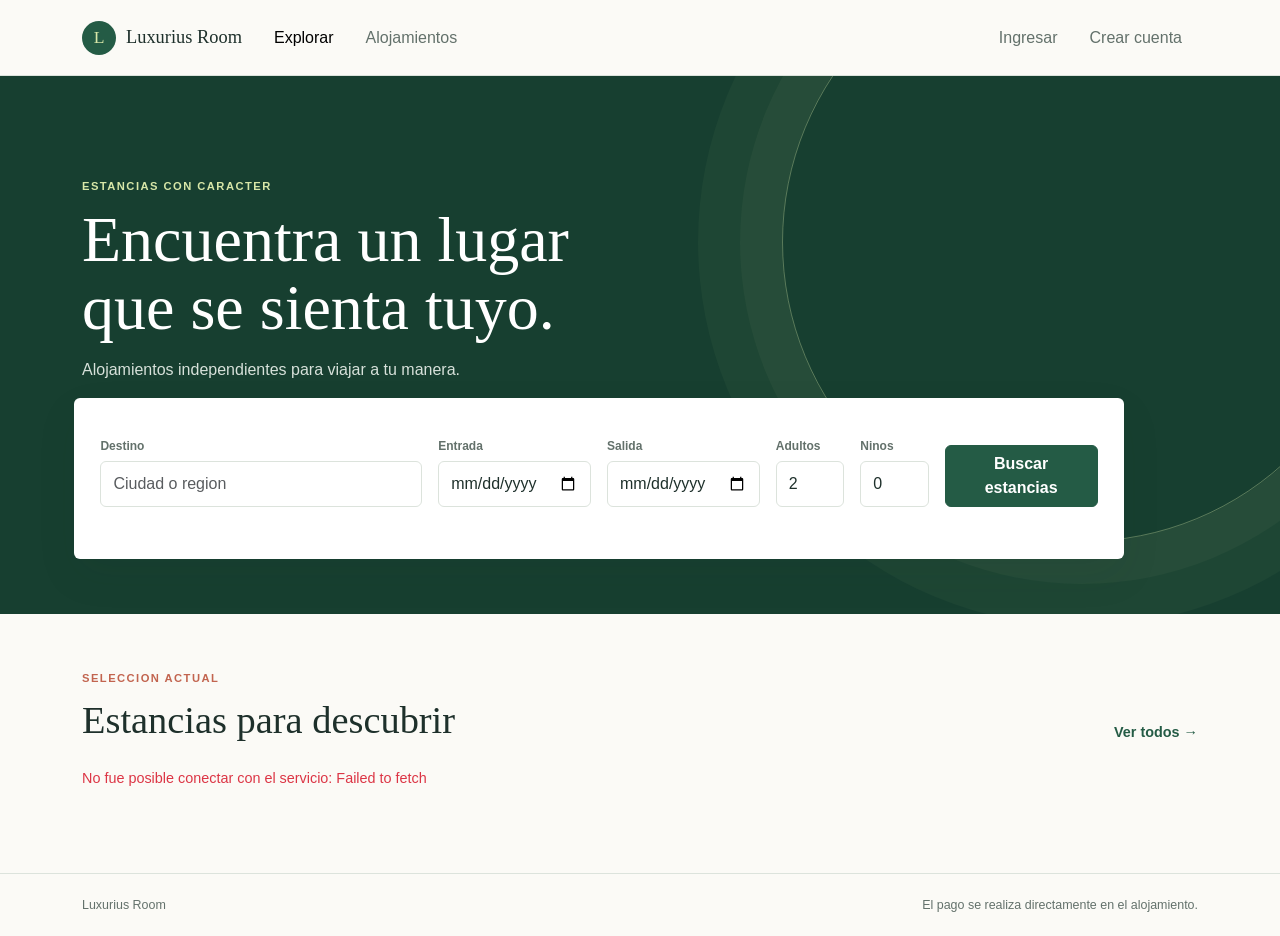
<file: luxurius-room/frontend/index.html>
<!doctype html>
<html lang="es">
<head>
  <meta charset="utf-8">
  <meta name="viewport" content="width=device-width, initial-scale=1">
  <title>Luxurius Room | Alojamientos</title>
  <link href="https://cdn.jsdelivr.net/npm/bootstrap@5.3.3/dist/css/bootstrap.min.css" rel="stylesheet">
  <link href="css/estilos.css" rel="stylesheet">
</head>
<body>
  <nav class="navbar navbar-expand-lg site-nav">
    <div class="container">
      <a class="navbar-brand" href="index.html"><span class="brand-mark">L</span> Luxurius Room</a>
      <button class="navbar-toggler" type="button" data-bs-toggle="collapse" data-bs-target="#mainNav" aria-controls="mainNav" aria-expanded="false" aria-label="Abrir navegacion"><span class="navbar-toggler-icon"></span></button>
      <div class="collapse navbar-collapse" id="mainNav">
        <div class="navbar-nav"><a class="nav-link active" href="index.html">Explorar</a><a class="nav-link" href="alojamientos.html">Alojamientos</a></div>
        <div id="account-nav" class="navbar-nav ms-auto"></div>
      </div>
    </div>
  </nav>

  <main>
    <section class="search-hero">
      <div class="container hero-inner">
        <p class="eyebrow">ESTANCIAS CON CARACTER</p>
        <h1>Encuentra un lugar<br>que se sienta tuyo.</h1>
        <p class="hero-copy">Alojamientos independientes para viajar a tu manera.</p>
        <form id="search-form" class="search-panel row g-3 align-items-end" action="alojamientos.html">
          <div class="col-12 col-md-4"><label class="form-label" for="city">Destino</label><input class="form-control" id="city" name="ciudad" placeholder="Ciudad o region" autocomplete="off"></div>
          <div class="col-6 col-md-2"><label class="form-label" for="checkin">Entrada</label><input class="form-control" id="checkin" name="entrada" type="date"></div>
          <div class="col-6 col-md-2"><label class="form-label" for="checkout">Salida</label><input class="form-control" id="checkout" name="salida" type="date"></div>
          <div class="col-6 col-md-1"><label class="form-label" for="adults">Adultos</label><input class="form-control" id="adults" name="adultos" type="number" min="1" max="16" value="2"></div>
          <div class="col-6 col-md-1"><label class="form-label" for="children">Ninos</label><input class="form-control" id="children" name="ninos" type="number" min="0" max="15" value="0"></div>
          <div class="col-12 col-md-2"><button class="btn btn-primary w-100" type="submit">Buscar estancias</button></div>
          <div class="col-12"><div id="search-error" class="form-error" role="alert"></div></div>
        </form>
      </div>
    </section>

    <section class="container section-space">
      <div class="section-heading"><div><p class="eyebrow">SELECCION ACTUAL</p><h2>Estancias para descubrir</h2></div><a class="text-link" href="alojamientos.html">Ver todos <span aria-hidden="true">&#8594;</span></a></div>
      <div id="home-status" class="status-line" role="status">Cargando alojamientos...</div>
      <div id="home-list" class="stay-grid"></div>
    </section>
  </main>

  <footer class="site-footer"><div class="container d-flex flex-wrap justify-content-between gap-2"><span>Luxurius Room</span><span>El pago se realiza directamente en el alojamiento.</span></div></footer>
  <script src="https://cdn.jsdelivr.net/npm/bootstrap@5.3.3/dist/js/bootstrap.bundle.min.js"></script>
  <script src="js/app.js"></script>
  <script src="js/inicio.js"></script>
</body>
</html>
</file>
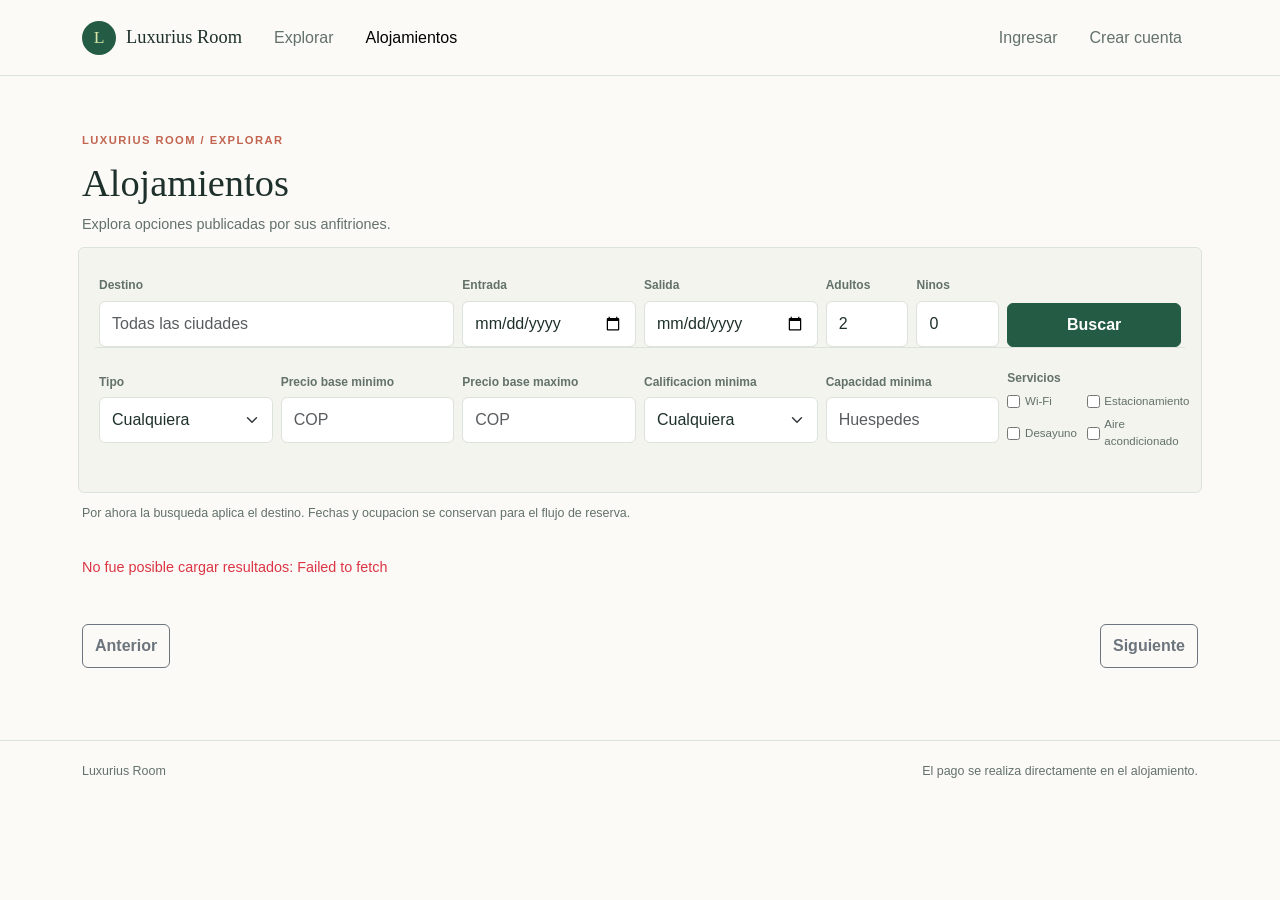
<file: luxurius-room/frontend/alojamientos.html>
<!doctype html>
<html lang="es">
<head>
  <meta charset="utf-8">
  <meta name="viewport" content="width=device-width, initial-scale=1">
  <title>Alojamientos | Luxurius Room</title>
  <link href="https://cdn.jsdelivr.net/npm/bootstrap@5.3.3/dist/css/bootstrap.min.css" rel="stylesheet">
  <link href="css/estilos.css" rel="stylesheet">
</head>
<body>
  <nav class="navbar navbar-expand-lg site-nav">
    <div class="container">
      <a class="navbar-brand" href="index.html"><span class="brand-mark">L</span> Luxurius Room</a>
      <button class="navbar-toggler" type="button" data-bs-toggle="collapse" data-bs-target="#mainNav" aria-controls="mainNav" aria-expanded="false" aria-label="Abrir navegacion"><span class="navbar-toggler-icon"></span></button>
      <div class="collapse navbar-collapse" id="mainNav"><div class="navbar-nav"><a class="nav-link" href="index.html">Explorar</a><a class="nav-link active" href="alojamientos.html">Alojamientos</a></div><div id="account-nav" class="navbar-nav ms-auto"></div></div>
    </div>
  </nav>

  <main class="container section-space results-page">
    <p class="eyebrow">LUXURIUS ROOM / EXPLORAR</p>
    <div class="section-heading results-heading"><div><h1 id="results-title">Alojamientos</h1><p class="muted-copy">Explora opciones publicadas por sus anfitriones.</p></div></div>
    <form id="results-search" class="compact-search row g-2 align-items-end">
      <div class="col-12 col-md-4"><label class="form-label" for="city">Destino</label><input class="form-control" id="city" name="ciudad" placeholder="Todas las ciudades"></div>
      <div class="col-6 col-md-2"><label class="form-label" for="checkin">Entrada</label><input class="form-control" id="checkin" name="entrada" type="date"></div>
      <div class="col-6 col-md-2"><label class="form-label" for="checkout">Salida</label><input class="form-control" id="checkout" name="salida" type="date"></div>
      <div class="col-6 col-md-1"><label class="form-label" for="adults">Adultos</label><input class="form-control" id="adults" name="adultos" type="number" min="1" max="16" value="2"></div>
      <div class="col-6 col-md-1"><label class="form-label" for="children">Ninos</label><input class="form-control" id="children" name="ninos" type="number" min="0" max="15" value="0"></div>
      <div class="col-12 col-md-2"><button class="btn btn-primary w-100" type="submit">Buscar</button></div>
      <div class="col-12"><div class="filter-controls row g-2">
        <div class="col-6 col-md-2"><label class="form-label" for="type">Tipo</label><select class="form-select" id="type" name="tipo"><option value="">Cualquiera</option><option value="HOTEL">Hotel</option><option value="APARTAMENTO">Apartamento</option><option value="CASA">Casa</option><option value="HOSTAL">Hostal</option><option value="CABANA">Cabana</option></select></div>
        <div class="col-6 col-md-2"><label class="form-label" for="price-min">Precio base minimo</label><input class="form-control" id="price-min" name="precioMinimo" type="number" min="0" step="10000" placeholder="COP"></div>
        <div class="col-6 col-md-2"><label class="form-label" for="price-max">Precio base maximo</label><input class="form-control" id="price-max" name="precioMaximo" type="number" min="0" step="10000" placeholder="COP"></div>
        <div class="col-6 col-md-2"><label class="form-label" for="rating">Calificacion minima</label><select class="form-select" id="rating" name="calificacionMinima"><option value="">Cualquiera</option><option value="3">3 o mas</option><option value="4">4 o mas</option><option value="5">5</option></select></div>
        <div class="col-6 col-md-2"><label class="form-label" for="capacity">Capacidad minima</label><input class="form-control" id="capacity" name="capacidad" type="number" min="1" max="16" placeholder="Huespedes"></div>
        <fieldset class="col-12 col-md-2"><legend class="form-label">Servicios</legend><div class="filter-checks"><label><input type="checkbox" name="wifi"> Wi-Fi</label><label><input type="checkbox" name="estacionamiento"> Estacionamiento</label><label><input type="checkbox" name="desayuno"> Desayuno</label><label><input type="checkbox" name="aireAcondicionado"> Aire acondicionado</label></div></fieldset>
      </div></div>
      <div class="col-12"><div id="search-error" class="form-error" role="alert"></div></div>
    </form>
    <p class="filter-note">Por ahora la busqueda aplica el destino. Fechas y ocupacion se conservan para el flujo de reserva.</p>
    <div class="results-meta"><span id="result-count" class="muted-copy">Cargando resultados...</span><span id="page-count" class="muted-copy"></span></div>
    <div id="results-list" class="stay-grid"></div>
    <div id="empty-state" class="empty-state d-none"><h2>No encontramos estancias</h2><p>Prueba otra ciudad o consulta todas las opciones.</p><a class="btn btn-outline-primary" href="alojamientos.html">Ver todas</a></div>
    <nav class="pagination-bar" aria-label="Paginacion de resultados"><button id="previous-page" class="btn btn-outline-secondary" type="button">Anterior</button><button id="next-page" class="btn btn-outline-secondary" type="button">Siguiente</button></nav>
  </main>

  <footer class="site-footer"><div class="container d-flex flex-wrap justify-content-between gap-2"><span>Luxurius Room</span><span>El pago se realiza directamente en el alojamiento.</span></div></footer>
  <script src="https://cdn.jsdelivr.net/npm/bootstrap@5.3.3/dist/js/bootstrap.bundle.min.js"></script>
  <script src="js/app.js"></script>
  <script src="js/alojamientos.js"></script>
</body>
</html>
</file>
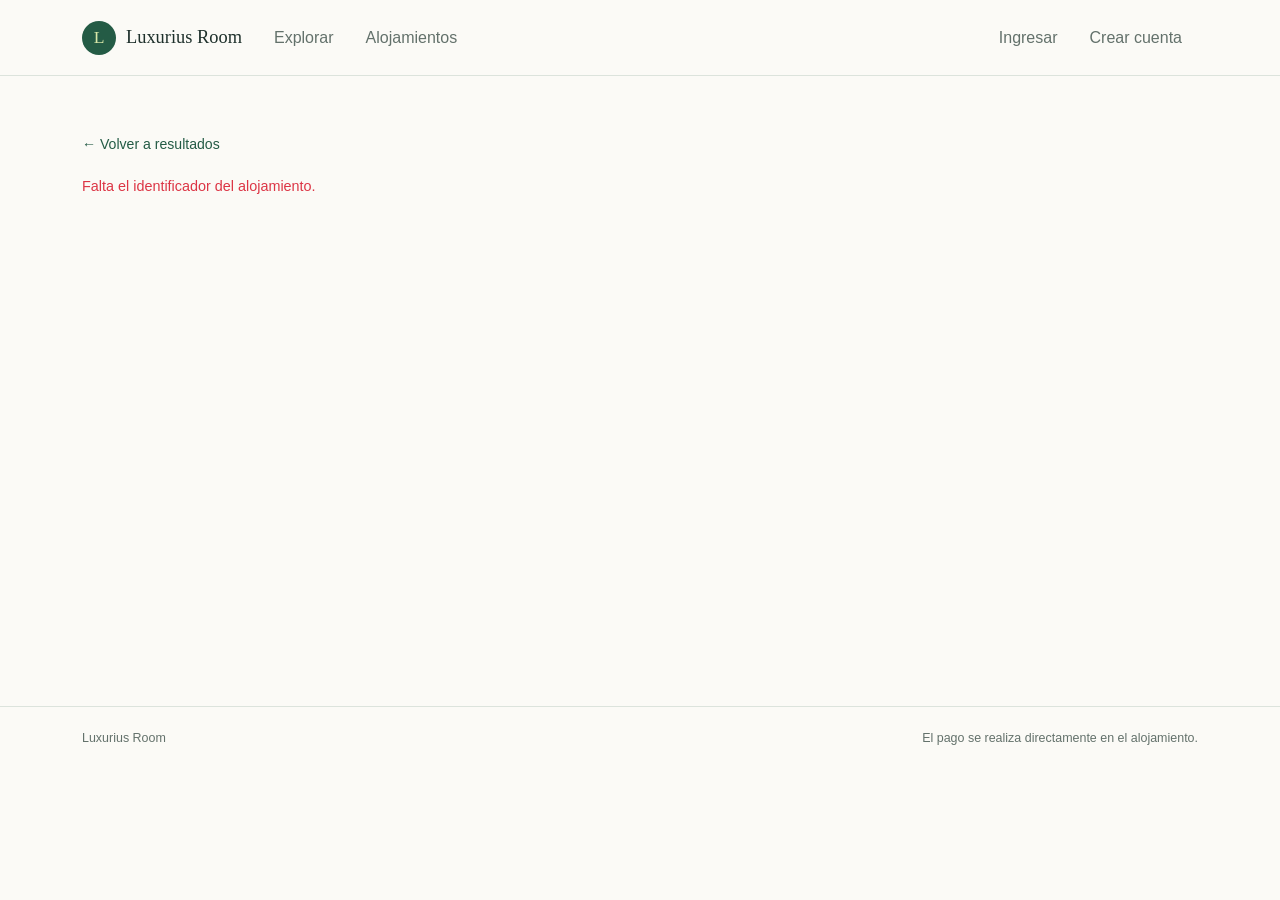
<file: luxurius-room/frontend/detalle-alojamiento.html>
<!doctype html>
<html lang="es">
<head>
  <meta charset="utf-8">
  <meta name="viewport" content="width=device-width, initial-scale=1">
  <title>Detalle | Luxurius Room</title>
  <link href="https://cdn.jsdelivr.net/npm/bootstrap@5.3.3/dist/css/bootstrap.min.css" rel="stylesheet">
  <link href="css/estilos.css" rel="stylesheet">
</head>
<body>
  <nav class="navbar navbar-expand-lg site-nav">
    <div class="container">
      <a class="navbar-brand" href="index.html"><span class="brand-mark">L</span> Luxurius Room</a>
      <button class="navbar-toggler" type="button" data-bs-toggle="collapse" data-bs-target="#mainNav" aria-controls="mainNav" aria-expanded="false" aria-label="Abrir navegacion"><span class="navbar-toggler-icon"></span></button>
      <div class="collapse navbar-collapse" id="mainNav"><div class="navbar-nav"><a class="nav-link" href="index.html">Explorar</a><a class="nav-link" href="alojamientos.html">Alojamientos</a></div><div id="account-nav" class="navbar-nav ms-auto"></div></div>
    </div>
  </nav>

  <main class="container section-space detail-page">
    <a class="back-link" href="alojamientos.html">&#8592; Volver a resultados</a>
    <div id="detail-status" class="status-line" role="status">Cargando alojamiento...</div>
    <article id="detail-content" class="d-none">
      <header class="detail-header"><div><p id="detail-location" class="eyebrow"></p><h1 id="detail-name"></h1><p id="detail-address" class="muted-copy"></p></div><div id="detail-rating" class="rating-display"></div></header>
      <div id="detail-gallery" class="detail-gallery"></div>
      <div class="detail-columns">
        <section class="detail-main">
          <div class="detail-section"><p id="detail-type" class="eyebrow"></p><h2>Sobre este alojamiento</h2><p id="detail-description" class="body-copy"></p><p id="detail-rules" class="muted-copy"></p></div>
          <div class="detail-section"><h2>Servicios</h2><ul id="detail-services" class="service-list"></ul></div>
          <div class="detail-section"><div class="section-heading"><div><p class="eyebrow">DESCANSO</p><h2>Habitaciones</h2></div></div><div id="detail-rooms" class="room-list"></div></div>
          <div class="detail-section"><h2>Disponibilidad de los próximos 30 días</h2><div id="detail-availability" class="availability-list"><p class="muted-copy">Cargando disponibilidad...</p></div></div>
          <div class="detail-section"><h2>Resenas</h2><div id="detail-reviews" class="review-list"></div></div>
        </section>
        <aside class="booking-aside"><p class="eyebrow">TU ESTANCIA</p><h2>Solicitar reserva</h2><p class="muted-copy">El total se calcula en el servidor antes de confirmar.</p><form id="booking-search" class="vstack gap-3"><div><label class="form-label" for="booking-room">Habitacion</label><select class="form-select" id="booking-room" name="habitacionId" required><option value="">Selecciona una habitacion</option></select></div><div><label class="form-label" for="checkin">Entrada</label><input class="form-control" id="checkin" name="entrada" type="date" required></div><div><label class="form-label" for="checkout">Salida</label><input class="form-control" id="checkout" name="salida" type="date" required></div><div class="row g-2"><div class="col-6"><label class="form-label" for="adults">Adultos</label><input class="form-control" id="adults" name="adultos" type="number" min="1" max="16" value="2" required></div><div class="col-6"><label class="form-label" for="children">Ninos</label><input class="form-control" id="children" name="ninos" type="number" min="0" max="15" value="0" required></div></div><div><label class="form-label" for="units">Unidades</label><input class="form-control" id="units" name="unidades" type="number" min="1" max="16" value="1" required></div><div id="booking-error" class="form-error" role="alert"></div><button id="quote-button" class="btn btn-primary" type="submit">Reservar</button></form><section id="quote-summary" class="quote-summary d-none" aria-live="polite"><h3>Desglose</h3><div id="quote-nights"></div><dl id="quote-totals" class="quote-totals"></dl><label class="accept-conditions"><input id="accept-conditions" type="checkbox"> Acepto las condiciones de la reserva</label><button id="confirm-booking" class="btn btn-primary w-100" type="button" disabled>Confirmar solicitud</button></section><p id="booking-result" class="form-status" role="status"></p><p class="payment-note">Tu solicitud queda pendiente de confirmacion. El pago se realiza en el alojamiento.</p></aside>
      </div>
    </article>
  </main>

  <footer class="site-footer"><div class="container d-flex flex-wrap justify-content-between gap-2"><span>Luxurius Room</span><span>El pago se realiza directamente en el alojamiento.</span></div></footer>
  <script src="https://cdn.jsdelivr.net/npm/bootstrap@5.3.3/dist/js/bootstrap.bundle.min.js"></script>
  <script src="js/app.js"></script>
  <script src="js/detalle-alojamiento.js"></script>
</body>
</html>
</file>
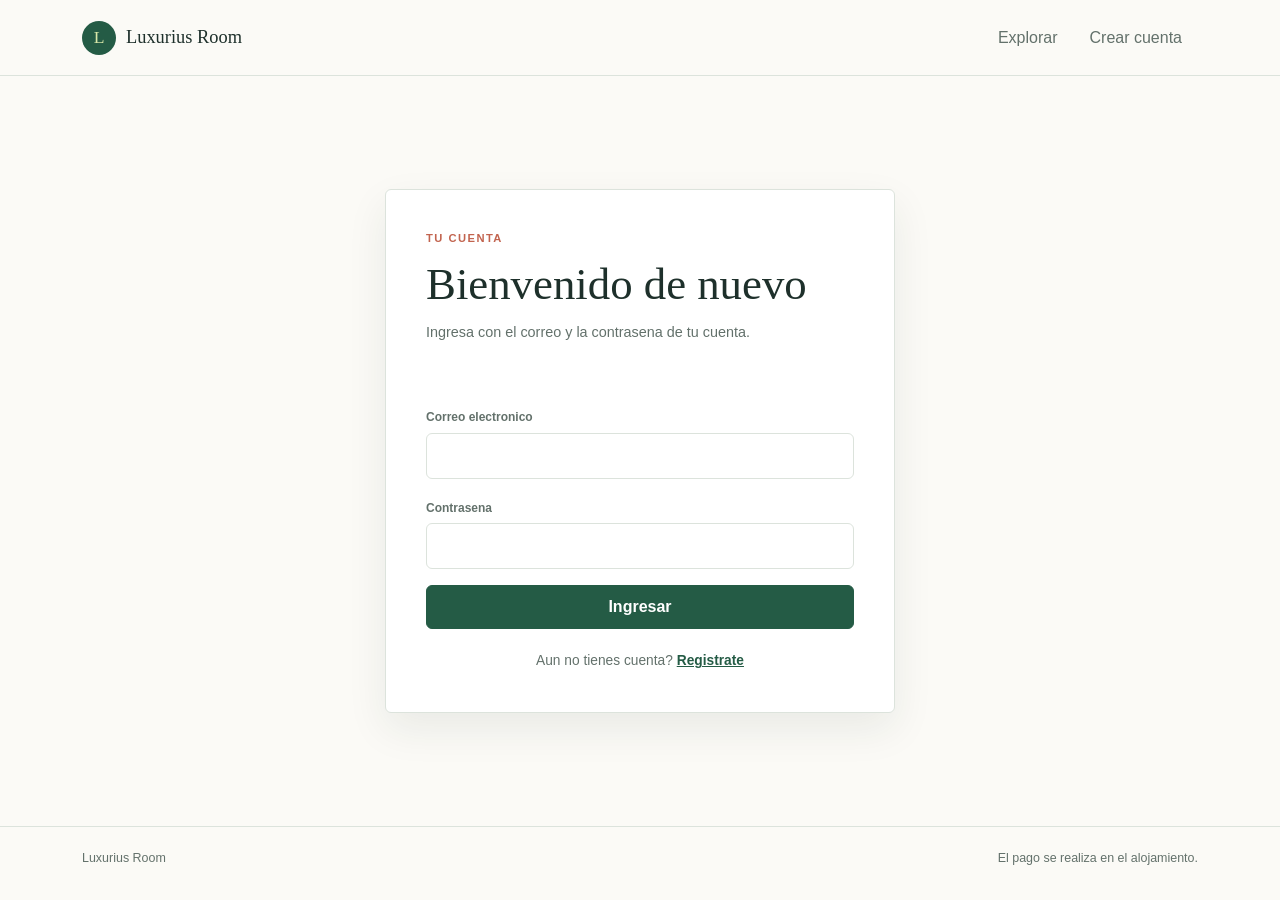
<file: luxurius-room/frontend/login.html>
<!doctype html>
<html lang="es">
<head>
  <meta charset="utf-8">
  <meta name="viewport" content="width=device-width, initial-scale=1">
  <title>Ingresar | Luxurius Room</title>
  <link href="https://cdn.jsdelivr.net/npm/bootstrap@5.3.3/dist/css/bootstrap.min.css" rel="stylesheet">
  <link href="css/estilos.css" rel="stylesheet">
</head>
<body>
  <nav class="navbar navbar-expand-lg site-nav"><div class="container"><a class="navbar-brand" href="index.html"><span class="brand-mark">L</span> Luxurius Room</a><div class="navbar-nav ms-auto"><a class="nav-link" href="index.html">Explorar</a><a class="nav-link" href="registro.html">Crear cuenta</a></div></div></nav>
  <main class="container auth-page">
    <section class="auth-panel">
      <p class="eyebrow">TU CUENTA</p>
      <h1>Bienvenido de nuevo</h1>
      <p class="muted-copy">Ingresa con el correo y la contrasena de tu cuenta.</p>
      <p id="auth-status" class="form-status" role="status"></p>
      <form id="login-form" class="vstack gap-3">
        <div><label class="form-label" for="email">Correo electronico</label><input class="form-control" id="email" name="email" type="email" autocomplete="email" required></div>
        <div><label class="form-label" for="password">Contrasena</label><input class="form-control" id="password" name="password" type="password" autocomplete="current-password" required></div>
        <button class="btn btn-primary w-100" type="submit">Ingresar</button>
      </form>
      <p class="auth-switch">Aun no tienes cuenta? <a href="registro.html">Registrate</a></p>
    </section>
  </main>
  <footer class="site-footer"><div class="container d-flex justify-content-between gap-2"><span>Luxurius Room</span><span>El pago se realiza en el alojamiento.</span></div></footer>
  <script src="js/app.js"></script>
  <script src="js/login.js"></script>
</body>
</html>
</file>
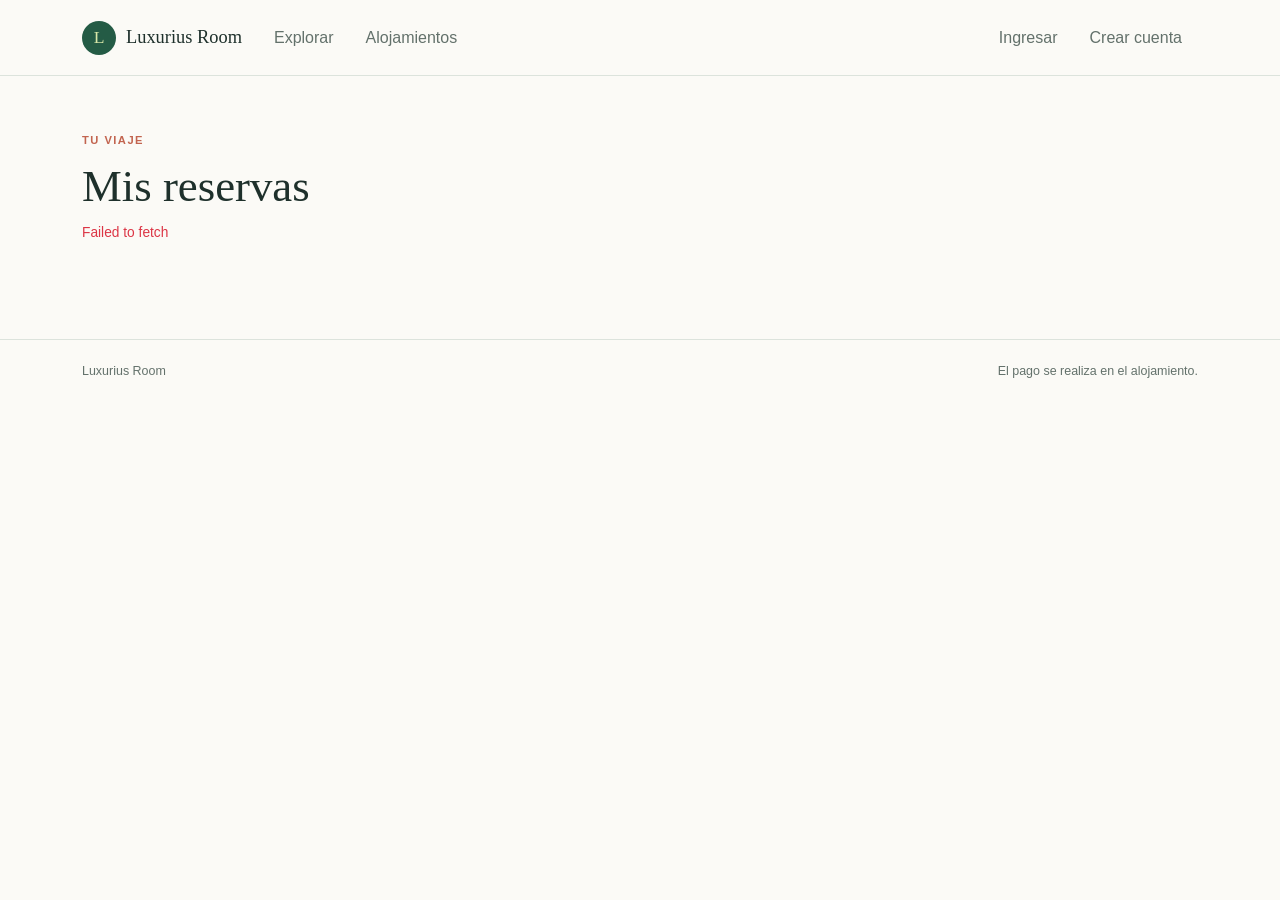
<file: luxurius-room/frontend/mis-reservas.html>
<!doctype html>
<html lang="es">
<head>
  <meta charset="utf-8">
  <meta name="viewport" content="width=device-width, initial-scale=1">
  <title>Mis reservas | Luxurius Room</title>
  <link href="https://cdn.jsdelivr.net/npm/bootstrap@5.3.3/dist/css/bootstrap.min.css" rel="stylesheet">
  <link href="css/estilos.css" rel="stylesheet">
</head>
<body>
  <nav class="navbar navbar-expand-lg site-nav"><div class="container"><a class="navbar-brand" href="index.html"><span class="brand-mark">L</span> Luxurius Room</a><button class="navbar-toggler" type="button" data-bs-toggle="collapse" data-bs-target="#mainNav" aria-controls="mainNav" aria-expanded="false" aria-label="Abrir navegacion"><span class="navbar-toggler-icon"></span></button><div class="collapse navbar-collapse" id="mainNav"><div class="navbar-nav"><a class="nav-link" href="index.html">Explorar</a><a class="nav-link" href="alojamientos.html">Alojamientos</a></div><div id="account-nav" class="navbar-nav ms-auto"></div></div></div></nav>
  <main class="container section-space reservations-page">
    <p class="eyebrow">TU VIAJE</p><h1>Mis reservas</h1>
    <p id="reservations-status" class="form-status" role="status">Cargando reservas...</p>
    <div id="reservations-list" class="reservation-list"></div>
    <section id="reservations-empty" class="empty-state d-none"><h2>Aun no tienes reservas</h2><p>Cuando encuentres tu proxima estancia, aparecera aqui.</p><a href="alojamientos.html" class="btn btn-primary">Explorar alojamientos</a></section>
  </main>
  <div class="modal fade" id="review-modal" tabindex="-1" aria-labelledby="review-title" aria-hidden="true"><div class="modal-dialog"><div class="modal-content"><form id="review-form"><div class="modal-header"><h2 class="modal-title fs-5" id="review-title">Calificar estancia</h2><button type="button" class="btn-close" data-bs-dismiss="modal" aria-label="Cerrar"></button></div><div class="modal-body"><p id="review-property" class="muted-copy"></p><input type="hidden" name="codigoReserva"><div class="mb-3"><label class="form-label" for="review-rating">Calificacion</label><select id="review-rating" name="calificacion" class="form-select" required><option value="">Selecciona de 1 a 5 estrellas</option><option value="5">5 · Excelente</option><option value="4">4 · Muy buena</option><option value="3">3 · Buena</option><option value="2">2 · Regular</option><option value="1">1 · Mala</option></select></div><div><label class="form-label" for="review-comment">Comentario</label><textarea id="review-comment" name="comentario" class="form-control" maxlength="1000" rows="4"></textarea></div><p id="review-status" class="form-status" role="status"></p></div><div class="modal-footer"><button type="button" class="btn btn-outline-primary" data-bs-dismiss="modal">Cancelar</button><button type="submit" class="btn btn-primary">Enviar reseña</button></div></form></div></div></div>
  <footer class="site-footer"><div class="container d-flex justify-content-between gap-2"><span>Luxurius Room</span><span>El pago se realiza en el alojamiento.</span></div></footer>
  <script src="https://cdn.jsdelivr.net/npm/bootstrap@5.3.3/dist/js/bootstrap.bundle.min.js"></script>
  <script src="js/app.js"></script>
  <script src="js/reservas.js"></script>
</body>
</html>
</file>
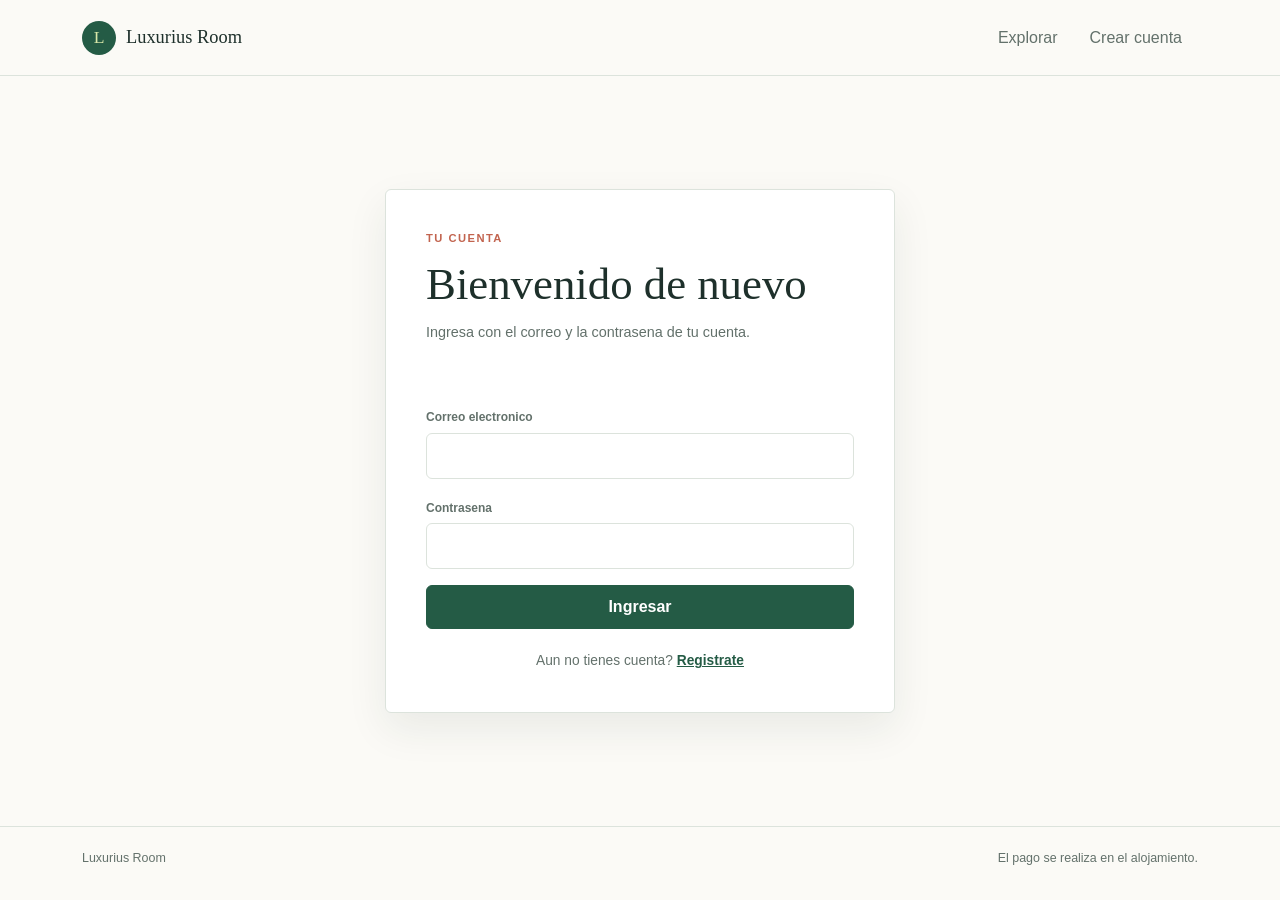
<file: luxurius-room/frontend/panel-administrador.html>
<!doctype html>
<html lang="es">
<head>
  <meta charset="utf-8">
  <meta name="viewport" content="width=device-width, initial-scale=1">
  <title>Panel administrador | Luxurius Room</title>
  <link href="https://cdn.jsdelivr.net/npm/bootstrap@5.3.3/dist/css/bootstrap.min.css" rel="stylesheet">
  <link href="css/estilos.css" rel="stylesheet">
</head>
<body>
  <nav class="navbar navbar-expand-lg site-nav"><div class="container"><a class="navbar-brand" href="index.html"><span class="brand-mark">L</span> Luxurius Room</a><button class="navbar-toggler" type="button" data-bs-toggle="collapse" data-bs-target="#mainNav" aria-controls="mainNav" aria-expanded="false" aria-label="Abrir navegacion"><span class="navbar-toggler-icon"></span></button><div class="collapse navbar-collapse" id="mainNav"><div class="navbar-nav"><a class="nav-link" href="index.html">Explorar</a><a class="nav-link" href="alojamientos.html">Alojamientos</a></div><div id="account-nav" class="navbar-nav ms-auto"></div></div></div></nav>
  <main class="container section-space management-page" data-panel="administrador">
    <p class="eyebrow">CONTROL DE LA PLATAFORMA</p><h1>Panel administrador</h1>
    <p id="panel-status" class="form-status" role="status">Cargando datos...</p>
    <ul class="nav nav-tabs management-tabs" role="tablist">
      <li class="nav-item"><button class="nav-link active" data-bs-toggle="tab" data-bs-target="#admin-stats" type="button">Estadisticas</button></li>
      <li class="nav-item"><button class="nav-link" data-bs-toggle="tab" data-bs-target="#admin-users" type="button">Usuarios</button></li>
      <li class="nav-item"><button class="nav-link" data-bs-toggle="tab" data-bs-target="#admin-properties" type="button">Alojamientos</button></li>
      <li class="nav-item"><button class="nav-link" data-bs-toggle="tab" data-bs-target="#admin-bookings" type="button">Reservas</button></li>
      <li class="nav-item"><button class="nav-link" data-bs-toggle="tab" data-bs-target="#admin-reviews" type="button">Reseñas reportadas</button></li>
    </ul>
    <div class="tab-content management-content">
      <section class="tab-pane fade show active" id="admin-stats"><h2>Resumen</h2><div id="admin-stats-grid" class="admin-metrics"></div></section>
      <section class="tab-pane fade" id="admin-users"><h2>Usuarios</h2><div id="admin-users-list" class="management-list"></div></section>
      <section class="tab-pane fade" id="admin-properties"><h2>Alojamientos</h2><div id="admin-properties-list" class="management-list"></div></section>
      <section class="tab-pane fade" id="admin-bookings"><h2>Todas las reservas</h2><div id="admin-reservations-list" class="management-list"></div></section>
      <section class="tab-pane fade" id="admin-reviews"><h2>Reseñas reportadas</h2><div id="admin-reviews-list" class="management-list"></div></section>
    </div>
  </main>
  <footer class="site-footer"><div class="container d-flex justify-content-between gap-2"><span>Luxurius Room</span><span>Moderacion y operacion</span></div></footer>
  <script src="https://cdn.jsdelivr.net/npm/bootstrap@5.3.3/dist/js/bootstrap.bundle.min.js"></script>
  <script src="js/app.js"></script>
  <script src="js/panel.js"></script>
</body>
</html>
</file>
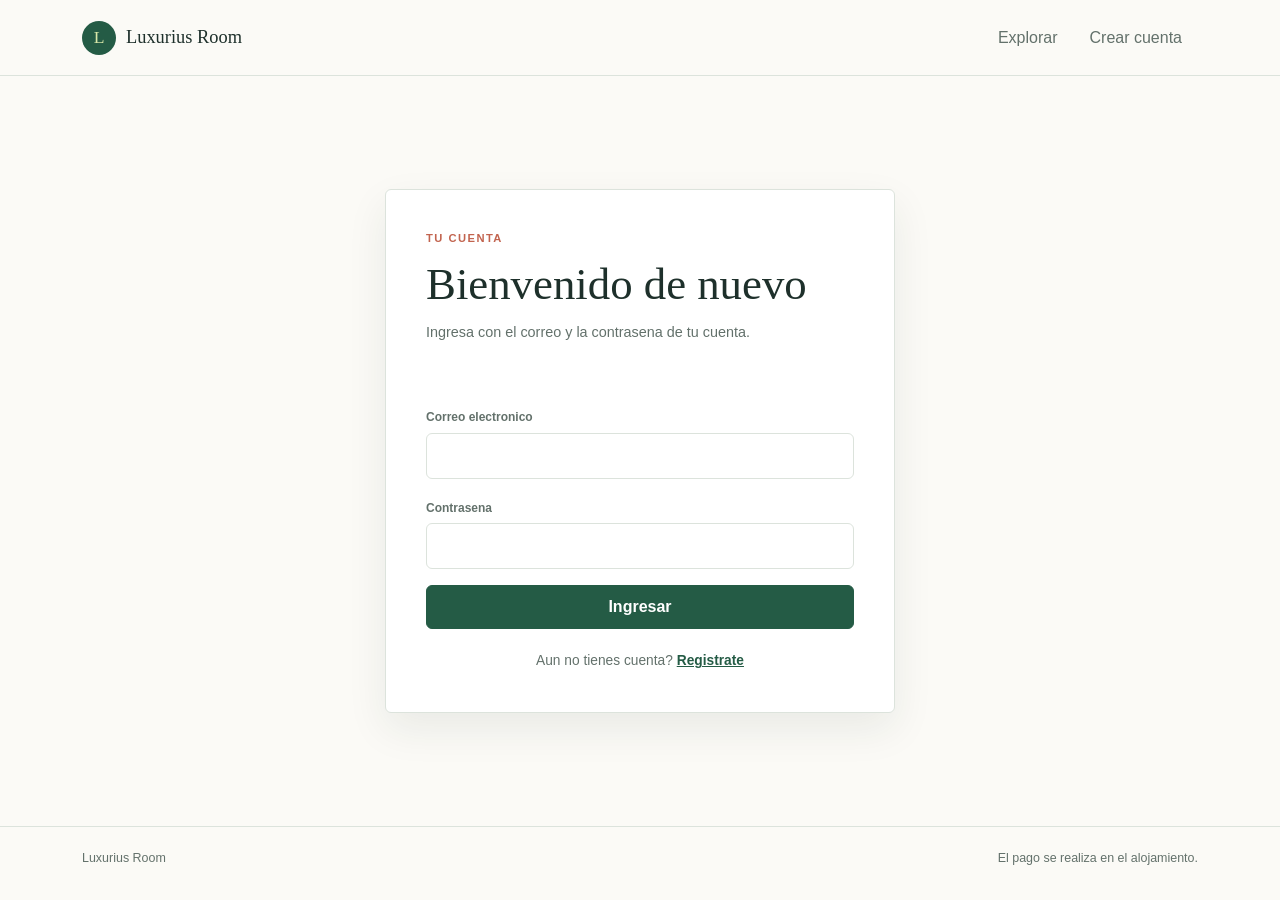
<file: luxurius-room/frontend/panel-anfitrion.html>
<!doctype html>
<html lang="es">
<head>
  <meta charset="utf-8">
  <meta name="viewport" content="width=device-width, initial-scale=1">
  <title>Panel del anfitrión | Luxurius Room</title>
  <link href="https://cdn.jsdelivr.net/npm/bootstrap@5.3.3/dist/css/bootstrap.min.css" rel="stylesheet">
  <link href="css/estilos.css" rel="stylesheet">
</head>
<body>
  <nav class="navbar navbar-expand-lg site-nav"><div class="container"><a class="navbar-brand" href="index.html"><span class="brand-mark">L</span> Luxurius Room</a><button class="navbar-toggler" type="button" data-bs-toggle="collapse" data-bs-target="#mainNav" aria-controls="mainNav" aria-expanded="false" aria-label="Abrir navegacion"><span class="navbar-toggler-icon"></span></button><div class="collapse navbar-collapse" id="mainNav"><div class="navbar-nav"><a class="nav-link" href="index.html">Explorar</a><a class="nav-link" href="alojamientos.html">Alojamientos</a></div><div id="account-nav" class="navbar-nav ms-auto"></div></div></div></nav>
  <main class="container section-space management-page" data-panel="anfitrion">
    <p class="eyebrow">GESTION DEL ALOJAMIENTO</p><h1>Panel del anfitrion</h1>
    <p id="panel-status" class="form-status" role="status">Cargando datos...</p>
    <div class="panel-context"><label class="form-label" for="host-property-select">Alojamiento seleccionado</label><select id="host-property-select" class="form-select"><option value="">Selecciona un alojamiento</option></select><button id="host-new-property" class="btn btn-outline-primary" type="button">Nuevo alojamiento</button></div>
    <ul class="nav nav-tabs management-tabs" role="tablist">
      <li class="nav-item"><button class="nav-link active" data-bs-toggle="tab" data-bs-target="#host-properties" type="button">Alojamientos</button></li>
      <li class="nav-item"><button class="nav-link" data-bs-toggle="tab" data-bs-target="#host-rooms" type="button">Habitaciones</button></li>
      <li class="nav-item"><button class="nav-link" data-bs-toggle="tab" data-bs-target="#host-rates" type="button">Tarifas y bloqueos</button></li>
      <li class="nav-item"><button class="nav-link" data-bs-toggle="tab" data-bs-target="#host-bookings" type="button">Reservas</button></li>
      <li class="nav-item"><button class="nav-link" data-bs-toggle="tab" data-bs-target="#host-reviews" type="button">Reseñas</button></li>
    </ul>
    <div class="tab-content management-content">
      <section class="tab-pane fade show active" id="host-properties">
        <div class="panel-columns">
          <div><h2>Datos del alojamiento</h2><form id="host-property-form" class="vstack gap-3"><input type="hidden" name="id"><div><label class="form-label" for="host-name">Nombre</label><input id="host-name" name="nombre" class="form-control" required></div><div class="row g-3"><div class="col-sm-6"><label class="form-label" for="host-type">Tipo</label><select id="host-type" name="tipo" class="form-select" required><option value="HOTEL">Hotel</option><option value="APARTAMENTO">Apartamento</option><option value="CASA">Casa</option><option value="HOSTAL">Hostal</option><option value="CABANA">Cabaña</option></select></div><div class="col-sm-6"><label class="form-label" for="host-policy">Cancelacion</label><select id="host-policy" name="politicaCancelacion" class="form-select" required><option value="FLEXIBLE">Flexible</option><option value="MODERADA">Moderada</option><option value="ESTRICTA">Estricta</option></select></div></div><div class="row g-3"><div class="col-sm-6"><label class="form-label" for="host-city">Ciudad</label><input id="host-city" name="ciudad" class="form-control" required></div><div class="col-sm-6"><label class="form-label" for="host-country">Pais</label><input id="host-country" name="pais" class="form-control" required></div></div><div><label class="form-label" for="host-address">Direccion</label><input id="host-address" name="direccion" class="form-control" required></div><div><label class="form-label" for="host-description">Descripcion</label><textarea id="host-description" name="descripcion" class="form-control" rows="3"></textarea></div><div><label class="form-label" for="host-rules">Reglas</label><textarea id="host-rules" name="reglas" class="form-control" rows="2"></textarea></div><button class="btn btn-primary align-self-start" type="submit">Crear alojamiento</button></form></div>
          <div><h2>Mis alojamientos</h2><div id="host-properties-list" class="management-list"></div></div>
        </div>
        <div class="panel-columns panel-subsection"><div><h2>Servicios</h2><form id="host-services-form"><div class="service-checks"><label><input type="checkbox" value="WIFI"> Wi-Fi</label><label><input type="checkbox" value="ESTACIONAMIENTO"> Estacionamiento</label><label><input type="checkbox" value="DESAYUNO"> Desayuno</label><label><input type="checkbox" value="AIRE_ACONDICIONADO"> Aire acondicionado</label><label><input type="checkbox" value="PISCINA"> Piscina</label><label><input type="checkbox" value="MASCOTAS"> Mascotas</label><label><input type="checkbox" value="COCINA"> Cocina</label></div><button class="btn btn-outline-primary mt-3" type="submit">Guardar servicios</button></form></div><div><h2>Fotos</h2><form id="host-image-form" class="vstack gap-3"><div><label class="form-label" for="host-image-url">URL de imagen</label><input id="host-image-url" name="url" class="form-control" type="url" maxlength="500" required></div><button class="btn btn-outline-primary align-self-start" type="submit">Agregar foto</button></form><div id="host-image-list" class="image-url-list"></div></div></div>
      </section>
      <section class="tab-pane fade" id="host-rooms"><div class="panel-columns"><div><h2>Habitaciones</h2><label class="form-label" for="host-room-select">Habitacion existente</label><select id="host-room-select" class="form-select mb-3"><option value="">Nueva habitacion</option></select><form id="host-room-form" class="vstack gap-3"><div><label class="form-label" for="room-name">Nombre</label><input id="room-name" name="nombre" class="form-control" required></div><div><label class="form-label" for="room-description">Descripcion</label><textarea id="room-description" name="descripcion" class="form-control" rows="2"></textarea></div><div class="row g-3"><div class="col-6"><label class="form-label" for="room-capacity">Capacidad</label><input id="room-capacity" name="capacidadMaxima" class="form-control" type="number" min="1" required></div><div class="col-6"><label class="form-label" for="room-units">Unidades</label><input id="room-units" name="unidadesTotales" class="form-control" type="number" min="1" required></div></div><div><label class="form-label" for="room-beds">Camas</label><input id="room-beds" name="camas" class="form-control"></div><div class="row g-3"><div class="col-6"><label class="form-label" for="room-price">Precio base por noche</label><input id="room-price" name="precioBaseNoche" class="form-control" type="number" min="0" step="0.01" required></div><div class="col-6"><label class="form-label" for="room-cleaning">Cargo de limpieza</label><input id="room-cleaning" name="cargoLimpieza" class="form-control" type="number" min="0" step="0.01" value="0"></div></div><label class="form-check"><input id="room-active" name="activa" class="form-check-input" type="checkbox" checked><span class="form-check-label">Habitacion activa</span></label><button class="btn btn-primary align-self-start" type="submit">Crear habitacion</button></form></div><div><h2>Inventario registrado</h2><div id="host-room-list" class="management-list"></div></div></div></section>
      <section class="tab-pane fade" id="host-rates"><div class="panel-columns"><div><h2>Definir tarifa</h2><form id="host-rate-form" class="vstack gap-3"><div><label class="form-label" for="rate-room">Habitacion</label><select id="rate-room" name="habitacionId" class="form-select" required></select></div><div class="row g-3"><div class="col-sm-6"><label class="form-label" for="rate-start">Desde</label><input id="rate-start" name="fechaInicio" type="date" class="form-control" required></div><div class="col-sm-6"><label class="form-label" for="rate-end">Hasta (inclusive)</label><input id="rate-end" name="fechaFin" type="date" class="form-control" required></div></div><div><label class="form-label" for="rate-price">Precio por noche</label><input id="rate-price" name="precioNoche" type="number" min="0" step="0.01" class="form-control" required></div><div><label class="form-label" for="rate-description">Descripcion</label><input id="rate-description" name="descripcion" class="form-control" maxlength="255"></div><button class="btn btn-primary align-self-start" type="submit">Guardar tarifa</button></form></div><div><h2>Bloquear unidades</h2><form id="host-block-form" class="vstack gap-3"><div><label class="form-label" for="block-room">Habitacion</label><select id="block-room" name="habitacionId" class="form-select" required></select></div><div class="row g-3"><div class="col-sm-6"><label class="form-label" for="block-start">Desde</label><input id="block-start" name="fechaInicio" type="date" class="form-control" required></div><div class="col-sm-6"><label class="form-label" for="block-end">Hasta (inclusive)</label><input id="block-end" name="fechaFin" type="date" class="form-control" required></div></div><div><label class="form-label" for="block-units">Unidades</label><input id="block-units" name="unidadesBloqueadas" type="number" min="1" class="form-control" required></div><div><label class="form-label" for="block-reason">Motivo</label><input id="block-reason" name="motivo" maxlength="255" class="form-control"></div><button class="btn btn-outline-primary align-self-start" type="submit">Bloquear fechas</button></form></div></div><div class="panel-subsection"><h2>Tarifas y bloqueos guardados</h2><div id="host-rates-blocks" class="management-list"></div></div></section>
      <section class="tab-pane fade" id="host-bookings"><h2>Reservas recibidas</h2><div id="host-reservations" class="management-list"></div></section>
      <section class="tab-pane fade" id="host-reviews"><h2>Reseñas de mis alojamientos</h2><div id="host-reviews-list" class="management-list"></div></section>
    </div>
  </main>
  <footer class="site-footer"><div class="container d-flex justify-content-between gap-2"><span>Luxurius Room</span><span>El pago se registra en el alojamiento.</span></div></footer>
  <script src="https://cdn.jsdelivr.net/npm/bootstrap@5.3.3/dist/js/bootstrap.bundle.min.js"></script>
  <script src="js/app.js"></script>
  <script src="js/panel.js"></script>
</body>
</html>
</file>
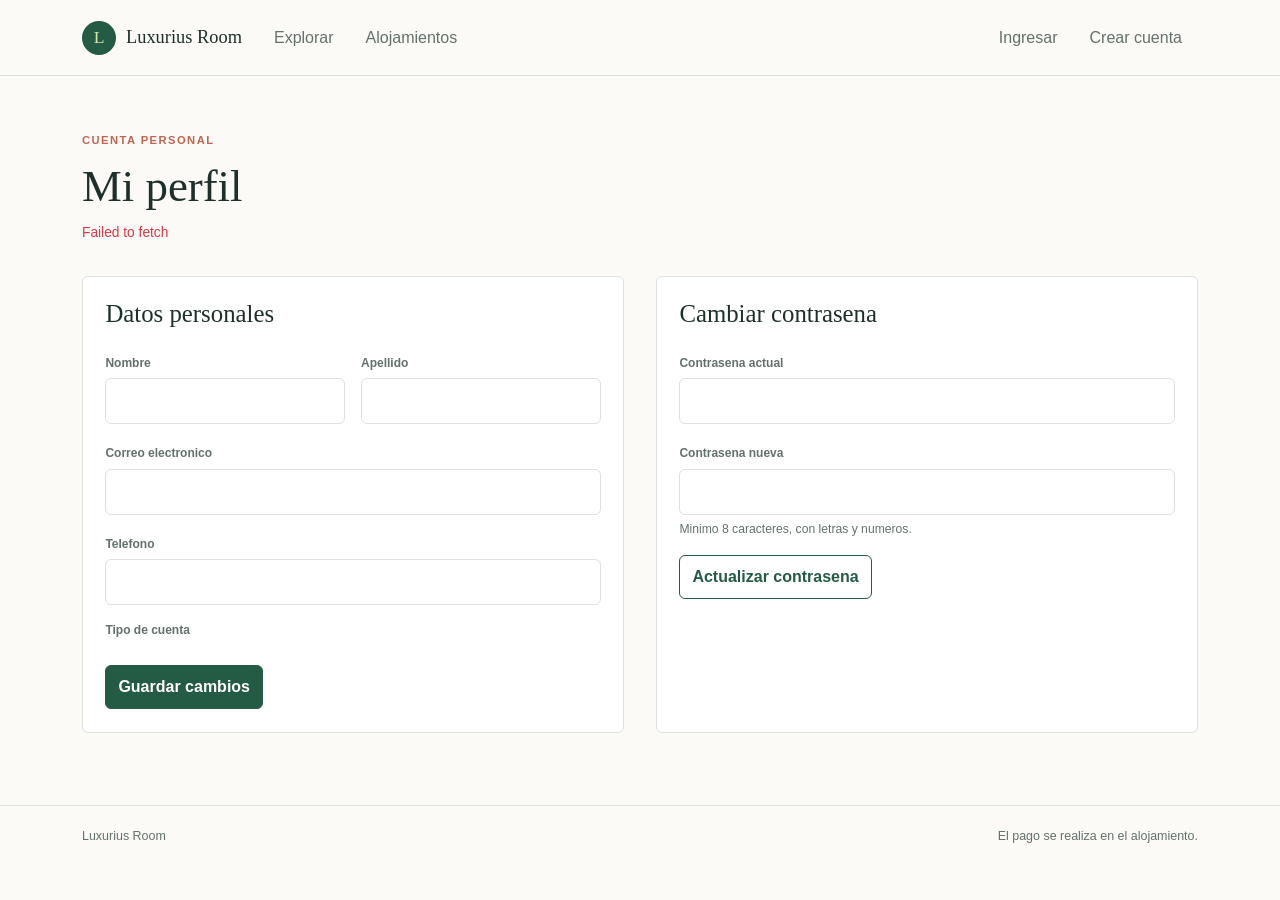
<file: luxurius-room/frontend/perfil.html>
<!doctype html>
<html lang="es">
<head>
  <meta charset="utf-8">
  <meta name="viewport" content="width=device-width, initial-scale=1">
  <title>Mi perfil | Luxurius Room</title>
  <link href="https://cdn.jsdelivr.net/npm/bootstrap@5.3.3/dist/css/bootstrap.min.css" rel="stylesheet">
  <link href="css/estilos.css" rel="stylesheet">
</head>
<body>
  <nav class="navbar navbar-expand-lg site-nav"><div class="container"><a class="navbar-brand" href="index.html"><span class="brand-mark">L</span> Luxurius Room</a><div class="navbar-nav"><a class="nav-link" href="index.html">Explorar</a><a class="nav-link" href="alojamientos.html">Alojamientos</a></div><div id="account-nav" class="navbar-nav ms-auto"></div></div></nav>
  <main class="container section-space profile-page">
    <p class="eyebrow">CUENTA PERSONAL</p><h1>Mi perfil</h1><p id="profile-status" class="form-status" role="status">Cargando perfil...</p>
    <div class="profile-grid">
      <section class="profile-section"><h2>Datos personales</h2><form id="profile-form" class="vstack gap-3"><div class="row g-3"><div class="col-sm-6"><label class="form-label" for="nombre">Nombre</label><input class="form-control" id="nombre" name="nombre" required></div><div class="col-sm-6"><label class="form-label" for="apellido">Apellido</label><input class="form-control" id="apellido" name="apellido" required></div></div><div><label class="form-label" for="email">Correo electronico</label><input class="form-control" id="email" name="email" type="email" readonly></div><div><label class="form-label" for="telefono">Telefono</label><input class="form-control" id="telefono" name="telefono" type="tel"></div><div class="profile-role"><span class="form-label">Tipo de cuenta</span><span id="rol"></span></div><button class="btn btn-primary align-self-start" type="submit">Guardar cambios</button></form></section>
      <section class="profile-section"><h2>Cambiar contrasena</h2><form id="password-form" class="vstack gap-3"><div><label class="form-label" for="password-actual">Contrasena actual</label><input class="form-control" id="password-actual" name="passwordActual" type="password" autocomplete="current-password" required></div><div><label class="form-label" for="password-nueva">Contrasena nueva</label><input class="form-control" id="password-nueva" name="passwordNueva" type="password" minlength="8" autocomplete="new-password" required><p class="field-hint">Minimo 8 caracteres, con letras y numeros.</p></div><button class="btn btn-outline-primary align-self-start" type="submit">Actualizar contrasena</button></form><p id="password-status" class="form-status" role="status"></p></section>
    </div>
  </main>
  <footer class="site-footer"><div class="container d-flex justify-content-between gap-2"><span>Luxurius Room</span><span>El pago se realiza en el alojamiento.</span></div></footer>
  <script src="js/app.js"></script>
  <script src="js/perfil.js"></script>
</body>
</html>
</file>
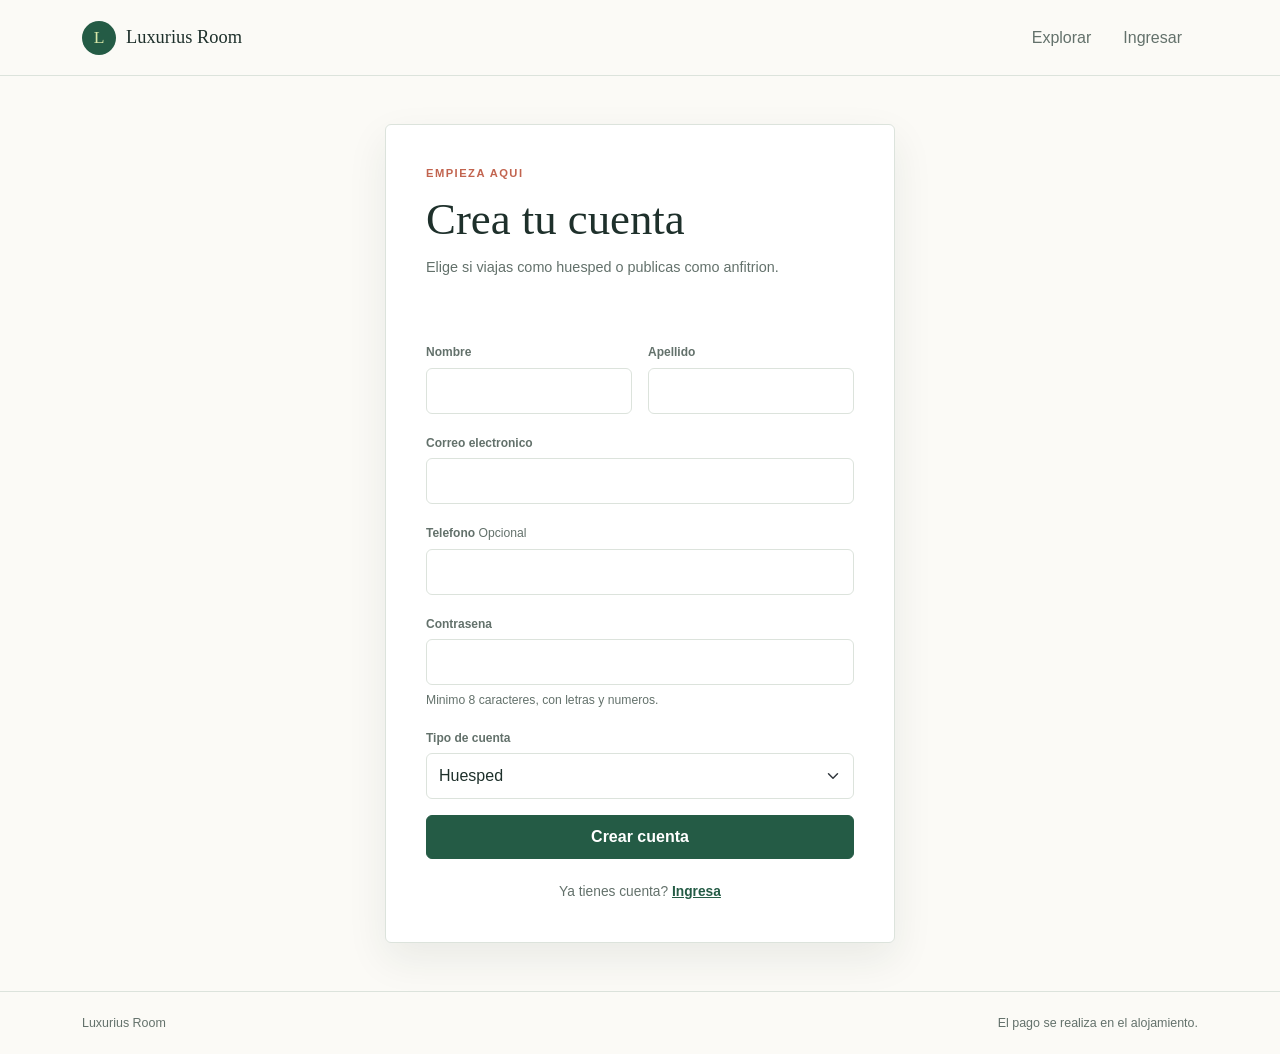
<file: luxurius-room/frontend/registro.html>
<!doctype html>
<html lang="es">
<head>
  <meta charset="utf-8">
  <meta name="viewport" content="width=device-width, initial-scale=1">
  <title>Crear cuenta | Luxurius Room</title>
  <link href="https://cdn.jsdelivr.net/npm/bootstrap@5.3.3/dist/css/bootstrap.min.css" rel="stylesheet">
  <link href="css/estilos.css" rel="stylesheet">
</head>
<body>
  <nav class="navbar navbar-expand-lg site-nav"><div class="container"><a class="navbar-brand" href="index.html"><span class="brand-mark">L</span> Luxurius Room</a><div class="navbar-nav ms-auto"><a class="nav-link" href="index.html">Explorar</a><a class="nav-link" href="login.html">Ingresar</a></div></div></nav>
  <main class="container auth-page">
    <section class="auth-panel">
      <p class="eyebrow">EMPIEZA AQUI</p>
      <h1>Crea tu cuenta</h1>
      <p class="muted-copy">Elige si viajas como huesped o publicas como anfitrion.</p>
      <p id="auth-status" class="form-status" role="status"></p>
      <form id="register-form" class="vstack gap-3">
        <div class="row g-3"><div class="col-sm-6"><label class="form-label" for="nombre">Nombre</label><input class="form-control" id="nombre" name="nombre" autocomplete="given-name" required></div><div class="col-sm-6"><label class="form-label" for="apellido">Apellido</label><input class="form-control" id="apellido" name="apellido" autocomplete="family-name" required></div></div>
        <div><label class="form-label" for="email">Correo electronico</label><input class="form-control" id="email" name="email" type="email" autocomplete="email" required></div>
        <div><label class="form-label" for="telefono">Telefono <span class="optional-label">Opcional</span></label><input class="form-control" id="telefono" name="telefono" type="tel" autocomplete="tel"></div>
        <div><label class="form-label" for="password">Contrasena</label><input class="form-control" id="password" name="password" type="password" minlength="8" autocomplete="new-password" required><p class="field-hint">Minimo 8 caracteres, con letras y numeros.</p></div>
        <div><label class="form-label" for="rol">Tipo de cuenta</label><select class="form-select" id="rol" name="rol" required><option value="HUESPED">Huesped</option><option value="ANFITRION">Anfitrion</option></select></div>
        <button class="btn btn-primary w-100" type="submit">Crear cuenta</button>
      </form>
      <p class="auth-switch">Ya tienes cuenta? <a href="login.html">Ingresa</a></p>
    </section>
  </main>
  <footer class="site-footer"><div class="container d-flex justify-content-between gap-2"><span>Luxurius Room</span><span>El pago se realiza en el alojamiento.</span></div></footer>
  <script src="js/app.js"></script>
  <script src="js/registro.js"></script>
</body>
</html>
</file>
<file: luxurius-room/frontend/css/estilos.css>
:root {
  --ink: #1e302b;
  --muted: #63716b;
  --paper: #fbfaf6;
  --line: #dce3dc;
  --forest: #245b45;
  --forest-dark: #173f30;
  --lime: #d8e7a8;
  --coral: #c2644f;
  --white: #fff;
  --radius: 6px;
  --shadow: 0 16px 40px rgba(30, 48, 43, .08);
}

* { box-sizing: border-box; }
body { margin: 0; background: var(--paper); color: var(--ink); font-family: Georgia, "Times New Roman", serif; }
input, button, .navbar, .eyebrow, .form-label, .muted-copy, .status-line, .filter-note, .site-footer, .btn, .nav-link, .text-link, .room-meta, .service-list, .review-meta, .form-error { font-family: Arial, Helvetica, sans-serif; }
a { color: inherit; }
.site-nav { min-height: 76px; background: var(--paper); border-bottom: 1px solid var(--line); }
.navbar-brand { display: inline-flex; align-items: center; gap: 10px; color: var(--ink); font-family: Georgia, "Times New Roman", serif; font-size: 1.15rem; }
.brand-mark { display: inline-grid; width: 34px; height: 34px; place-items: center; background: var(--forest); color: var(--lime); border-radius: 50%; font-size: 1.1rem; }
.nav-link { color: var(--muted); padding-inline: 1rem !important; }
.nav-link.active, .nav-link:hover { color: var(--forest); }
.nav-command { border: 0; background: transparent; }
.nav-role { color: var(--coral); font-size: .72rem; font-weight: 700; }
.search-hero { position: relative; overflow: hidden; padding: clamp(3rem, 8vw, 6.6rem) 0 3.4rem; background: var(--forest-dark); color: var(--white); }
.search-hero::after { position: absolute; top: -25%; right: -8%; width: min(48vw, 600px); aspect-ratio: 1; border: 1px solid rgba(216, 231, 168, .35); border-radius: 50%; content: ""; box-shadow: 0 0 0 42px rgba(216, 231, 168, .04), 0 0 0 84px rgba(216, 231, 168, .035); pointer-events: none; }
.hero-inner { position: relative; z-index: 1; }
.eyebrow { margin: 0 0 .7rem; color: var(--coral); font-size: .7rem; font-weight: 700; letter-spacing: .13em; }
.search-hero .eyebrow { color: var(--lime); }
h1, h2, h3 { color: var(--ink); font-family: Georgia, "Times New Roman", serif; font-weight: 400; }
.search-hero h1 { max-width: 760px; margin: 0; color: var(--white); font-size: clamp(2.5rem, 5vw, 4.5rem); line-height: 1.05; }
.hero-copy { margin: 1.1rem 0 2rem; color: #d7e1da; font-family: Arial, Helvetica, sans-serif; }
.search-panel { max-width: 1050px; padding: 1.15rem; border-radius: var(--radius); background: var(--white); color: var(--ink); box-shadow: var(--shadow); }
.form-label { margin-bottom: .4rem; color: var(--muted); font-size: .75rem; font-weight: 700; }
.form-control { min-height: 46px; border-color: var(--line); border-radius: var(--radius); color: var(--ink); font-family: Arial, Helvetica, sans-serif; }
.form-control:focus { border-color: var(--forest); box-shadow: 0 0 0 .18rem rgba(36, 91, 69, .14); }
.btn { min-height: 44px; border-radius: var(--radius); font-weight: 700; }
.btn-primary { border-color: var(--forest); background: var(--forest); }
.btn-primary:hover, .btn-primary:focus { border-color: var(--forest-dark); background: var(--forest-dark); }
.btn-outline-primary { border-color: var(--forest); color: var(--forest); }
.btn-outline-primary:hover { border-color: var(--forest); background: var(--forest); }
.section-space { padding-top: 3.5rem; padding-bottom: 4.5rem; }
.section-heading { display: flex; align-items: end; justify-content: space-between; gap: 1rem; margin-bottom: 1.5rem; }
.section-heading h2, .results-heading h1 { margin: 0; font-size: clamp(1.8rem, 3vw, 2.55rem); }
.text-link { color: var(--forest); font-size: .9rem; font-weight: 700; text-decoration: none; white-space: nowrap; }
.text-link:hover { color: var(--coral); }
.status-line { min-height: 1.5rem; margin-bottom: .6rem; color: var(--muted); font-size: .9rem; }
.stay-grid { display: grid; grid-template-columns: repeat(3, minmax(0, 1fr)); gap: 1.5rem 1.2rem; }
.stay-card { min-width: 0; }
.stay-image-wrap { position: relative; overflow: hidden; aspect-ratio: 1.36; border-radius: var(--radius); background: #e8eee5; }
.stay-image { width: 100%; height: 100%; object-fit: cover; transition: transform .35s ease; }
.stay-card:hover .stay-image { transform: scale(1.035); }
.stay-image-placeholder { display: grid; width: 100%; height: 100%; place-items: center; background: linear-gradient(135deg, #dce8dc, #edf0e4); color: var(--forest); font-family: Arial, Helvetica, sans-serif; font-size: .8rem; }
.stay-card-body { padding: .8rem .1rem 0; }
.stay-card-title { margin: 0; font-size: 1.2rem; line-height: 1.25; }
.stay-card-meta { display: flex; justify-content: space-between; gap: .7rem; margin-top: .35rem; color: var(--muted); font-family: Arial, Helvetica, sans-serif; font-size: .85rem; }
.stay-card-type { margin: .55rem 0 0; color: var(--muted); font-family: Arial, Helvetica, sans-serif; font-size: .82rem; }
.stay-card-link { display: block; color: inherit; text-decoration: none; }
.stay-card-link:focus-visible { outline: 3px solid var(--coral); outline-offset: 4px; }
.results-page { min-height: 65vh; }
.results-heading { margin-bottom: 1.2rem; }
.muted-copy { margin: .45rem 0 0; color: var(--muted); font-size: .9rem; line-height: 1.6; }
.compact-search { padding: 1rem; border: 1px solid var(--line); border-radius: var(--radius); background: #f3f4ed; }
.filter-controls { padding-top: .8rem; border-top: 1px solid var(--line); }
.filter-checks { display: grid; grid-template-columns: 1fr 1fr; gap: .35rem .6rem; color: var(--muted); font-family: Arial, Helvetica, sans-serif; font-size: .72rem; }
.filter-checks label { display: flex; align-items: center; gap: .3rem; }
.filter-checks input { accent-color: var(--forest); }
.form-select { min-height: 46px; border-color: var(--line); border-radius: var(--radius); color: var(--ink); font-family: Arial, Helvetica, sans-serif; }
.form-select:focus { border-color: var(--forest); box-shadow: 0 0 0 .18rem rgba(36, 91, 69, .14); }
.filter-note { margin: .7rem 0 1.6rem; color: var(--muted); font-size: .78rem; }
.results-meta { display: flex; justify-content: space-between; margin-bottom: .8rem; }
.pagination-bar { display: flex; justify-content: space-between; margin-top: 2rem; }
.empty-state { padding: 3rem 1rem; text-align: center; }
.empty-state h2 { font-size: 1.8rem; }
.detail-page { min-height: 70vh; }
.back-link { display: inline-block; margin-bottom: 1.3rem; color: var(--forest); font-family: Arial, Helvetica, sans-serif; font-size: .88rem; text-decoration: none; }
.detail-header { display: flex; align-items: end; justify-content: space-between; gap: 1rem; margin-bottom: 1.5rem; }
.detail-header h1 { margin: 0; font-size: clamp(2rem, 4vw, 3rem); }
.detail-header .muted-copy { margin-top: .5rem; }
.rating-display { color: var(--forest); font-family: Arial, Helvetica, sans-serif; font-size: .95rem; font-weight: 700; white-space: nowrap; }
.detail-gallery { display: grid; grid-template-columns: 1.4fr 1fr 1fr; grid-template-rows: repeat(2, minmax(140px, 220px)); gap: .6rem; overflow: hidden; border-radius: var(--radius); }
.gallery-image { width: 100%; height: 100%; object-fit: cover; background: #e8eee5; }
.gallery-image:first-child { grid-row: span 2; }
.detail-columns { display: grid; grid-template-columns: minmax(0, 1fr) 320px; gap: clamp(2rem, 6vw, 5rem); margin-top: 2.4rem; align-items: start; }
.detail-section { padding: 1.7rem 0; border-bottom: 1px solid var(--line); }
.detail-section h2, .booking-aside h2 { margin: 0 0 .9rem; font-size: 1.65rem; }
.body-copy { color: #45534c; line-height: 1.75; white-space: pre-line; }
.service-list { display: flex; flex-wrap: wrap; gap: .55rem; margin: 0; padding: 0; list-style: none; }
.service-list li { padding: .5rem .7rem; border: 1px solid var(--line); border-radius: var(--radius); color: var(--forest-dark); font-size: .85rem; }
.room-list, .review-list { display: grid; gap: .8rem; }
.room-row { display: flex; align-items: start; justify-content: space-between; gap: 1rem; padding: 1rem 0; border-bottom: 1px solid #e8ebe5; }
.room-row h3 { margin: 0; font-size: 1.12rem; }
.room-meta { margin: .45rem 0 0; color: var(--muted); font-size: .82rem; }
.room-price { color: var(--forest); font-family: Arial, Helvetica, sans-serif; font-weight: 700; white-space: nowrap; }
.review-item { padding: 1rem 0; border-bottom: 1px solid #e8ebe5; }
.review-item p { margin: .5rem 0 0; color: #45534c; line-height: 1.6; }
.review-meta { color: var(--muted); font-size: .78rem; }
.availability-period { margin: .4rem 0; color: var(--muted); font-family: Arial, Helvetica, sans-serif; font-size: .82rem; }
.availability-room { margin: 1rem 0 1.4rem; }
.availability-room h3 { margin: 0 0 .6rem; font-size: 1rem; }
.availability-days { display: grid; grid-template-columns: repeat(7, minmax(0, 1fr)); gap: .35rem; }
.availability-day { display: grid; min-height: 56px; align-content: center; justify-items: center; gap: .15rem; border: 1px solid var(--line); border-radius: var(--radius); font-family: Arial, Helvetica, sans-serif; font-size: .66rem; }
.availability-day time { color: var(--ink); text-transform: capitalize; }
.availability-day span { color: var(--muted); }
.availability-day.is-full { background: #f7e9e4; border-color: #ebc8bd; }
.availability-day.is-full span { color: #8a3f31; }
.availability-day.is-open { background: #edf2e6; border-color: #d6e2ca; }
.availability-day.is-open span { color: var(--forest); }
.booking-aside { position: sticky; top: 1.5rem; padding: 1.3rem; border: 1px solid var(--line); border-radius: var(--radius); background: var(--white); box-shadow: var(--shadow); }
.payment-note { margin: 1rem 0 0; color: var(--muted); font-family: Arial, Helvetica, sans-serif; font-size: .78rem; }
.form-error { min-height: 1.1rem; color: #a64232; font-size: .8rem; }
.site-footer { padding: 1.35rem 0; border-top: 1px solid var(--line); color: var(--muted); font-size: .78rem; }
.auth-page { display: grid; min-height: calc(100vh - 150px); place-items: center; padding-top: 3rem; padding-bottom: 3rem; }
.auth-panel { width: min(100%, 510px); padding: clamp(1.4rem, 5vw, 2.5rem); border: 1px solid var(--line); border-radius: var(--radius); background: var(--white); box-shadow: var(--shadow); }
.auth-panel h1, .profile-page h1 { margin: 0; font-size: clamp(2rem, 4vw, 2.8rem); }
.auth-panel > .muted-copy { margin: .6rem 0 1.5rem; }
.auth-switch { margin: 1.4rem 0 0; color: var(--muted); font-family: Arial, Helvetica, sans-serif; font-size: .86rem; text-align: center; }
.auth-switch a { color: var(--forest); font-weight: 700; }
.form-status { min-height: 1.25rem; margin: .55rem 0 1rem; color: var(--forest); font-family: Arial, Helvetica, sans-serif; font-size: .86rem; }
.form-status.text-danger { color: #a64232; }
.field-hint, .optional-label { margin: .35rem 0 0; color: var(--muted); font-family: Arial, Helvetica, sans-serif; font-size: .76rem; }
.optional-label { font-weight: 400; }
.profile-page h1 { margin-bottom: .6rem; }
.profile-grid { display: grid; grid-template-columns: repeat(2, minmax(0, 1fr)); gap: 2rem; margin-top: 2rem; }
.profile-section { padding: 1.4rem; border: 1px solid var(--line); border-radius: var(--radius); background: var(--white); }
.profile-section h2 { margin: 0 0 1.3rem; font-size: 1.55rem; }
.profile-role { display: grid; gap: .25rem; color: var(--forest); font-family: Arial, Helvetica, sans-serif; }
.quote-summary { margin-top: 1rem; padding-top: 1rem; border-top: 1px solid var(--line); }
.quote-summary h3 { margin: 0 0 .8rem; font-size: 1.2rem; }
.quote-night { margin: .3rem 0; color: var(--muted); font-family: Arial, Helvetica, sans-serif; font-size: .76rem; }
.quote-totals { display: grid; grid-template-columns: 1fr auto; gap: .45rem .8rem; margin: .9rem 0; font-family: Arial, Helvetica, sans-serif; font-size: .82rem; }
.quote-totals dt { color: var(--muted); font-weight: 400; }
.quote-totals dd { margin: 0; text-align: right; }
.quote-totals .quote-total { color: var(--forest); font-size: 1rem; font-weight: 700; }
.accept-conditions { display: flex; align-items: start; gap: .5rem; margin: 1rem 0; color: var(--muted); font-family: Arial, Helvetica, sans-serif; font-size: .78rem; }
.accept-conditions input { margin-top: .15rem; accent-color: var(--forest); }
.reservation-list { display: grid; gap: 1rem; margin-top: 1.5rem; }
.reservation-card { padding: clamp(1rem, 3vw, 1.5rem); border: 1px solid var(--line); border-radius: var(--radius); background: var(--white); }
.reservation-card-header { display: flex; align-items: start; justify-content: space-between; gap: 1rem; padding-bottom: 1rem; border-bottom: 1px solid var(--line); }
.reservation-card-header h2 { margin: 0; font-size: 1.5rem; }
.reservation-card-header .muted-copy { margin-top: .3rem; }
.reservation-status { padding: .35rem .55rem; border-radius: var(--radius); background: #edf2e6; color: var(--forest); font-family: Arial, Helvetica, sans-serif; font-size: .72rem; font-weight: 700; text-transform: capitalize; }
.status-cancelada { background: #f7e9e4; color: #8a3f31; }
.reservation-details { display: grid; grid-template-columns: repeat(4, minmax(0, 1fr)); gap: .8rem 1rem; padding: 1rem 0; font-family: Arial, Helvetica, sans-serif; }
.reservation-details dt { color: var(--muted); font-size: .72rem; }
.reservation-details dd { margin: .2rem 0 0; color: var(--ink); font-size: .86rem; }
.reservation-details .late-cancellation { grid-column: 1 / -1; margin: 0; color: #a64232; font-size: .8rem; }
.reservation-actions { display: flex; justify-content: end; }
.reservations-page h1 { margin: 0; font-size: clamp(2rem, 4vw, 2.8rem); }
.reservation-confirmed { display: block; margin: .5rem 0; color: var(--forest); font-family: Arial, Helvetica, sans-serif; }
.management-page h1 { margin: 0; font-size: clamp(2rem, 4vw, 2.8rem); }
.management-page h2 { margin: 0 0 1rem; font-size: 1.45rem; }
.panel-context { display: grid; grid-template-columns: minmax(0, 1fr) auto; align-items: end; gap: .75rem 1rem; max-width: 780px; margin: 1.5rem 0; }
.panel-context .form-label { grid-column: 1 / -1; margin: 0 0 -.55rem; }
.management-tabs { flex-wrap: nowrap; overflow-x: auto; border-color: var(--line); }
.management-tabs .nav-link { white-space: nowrap; color: var(--muted); font-family: Arial, Helvetica, sans-serif; }
.management-tabs .nav-link.active { color: var(--forest); border-color: var(--line) var(--line) var(--paper); background: var(--paper); }
.management-content { padding: 1.5rem 0; }
.panel-columns { display: grid; grid-template-columns: repeat(2, minmax(0, 1fr)); gap: clamp(1.5rem, 4vw, 3rem); align-items: start; }
.panel-subsection { margin-top: 2.5rem; padding-top: 1.5rem; border-top: 1px solid var(--line); }
.management-list { display: grid; gap: .8rem; }
.management-item { padding: 1rem; border: 1px solid var(--line); border-radius: var(--radius); background: var(--white); }
.management-item h3 { margin: 0; font-size: 1.08rem; }
.management-item p { margin: .35rem 0 0; color: var(--muted); font-family: Arial, Helvetica, sans-serif; font-size: .82rem; line-height: 1.5; overflow-wrap: anywhere; }
.management-item-actions { display: flex; flex-wrap: wrap; justify-content: end; gap: .5rem; margin-top: .8rem; }
.management-status { display: inline-block; margin-top: .4rem; color: var(--coral); font-family: Arial, Helvetica, sans-serif; font-size: .72rem; font-weight: 700; }
.service-checks { display: grid; grid-template-columns: repeat(2, minmax(0, 1fr)); gap: .7rem; font-family: Arial, Helvetica, sans-serif; font-size: .86rem; }
.service-checks label { display: flex; align-items: center; gap: .5rem; }
.service-checks input { accent-color: var(--forest); }
.image-url-list { display: grid; gap: .3rem; margin-top: .8rem; }
.image-url-list a { color: var(--forest); font-family: Arial, Helvetica, sans-serif; font-size: .76rem; overflow-wrap: anywhere; }
.admin-metrics { display: grid; grid-template-columns: repeat(4, minmax(0, 1fr)); gap: .8rem; margin-top: 1rem; }
.admin-metric { padding: 1.1rem; border-top: 3px solid var(--forest); background: #f1f3ed; }
.admin-metric span { display: block; color: var(--muted); font-family: Arial, Helvetica, sans-serif; font-size: .78rem; }
.admin-metric strong { display: block; margin-top: .35rem; color: var(--ink); font-size: 1.55rem; font-weight: 400; }

@media (max-width: 900px) {
  .stay-grid { grid-template-columns: repeat(2, minmax(0, 1fr)); }
  .detail-columns { grid-template-columns: minmax(0, 1fr) 280px; gap: 1.5rem; }
}
@media (max-width: 650px) {
  .site-nav { min-height: 64px; }
  .search-hero { padding-top: 3.5rem; }
  .search-panel { margin-inline: 0; }
  .section-space { padding-top: 2.4rem; padding-bottom: 3rem; }
  .stay-grid { grid-template-columns: 1fr; gap: 1.25rem; }
  .stay-image-wrap { aspect-ratio: 1.5; }
  .detail-header { align-items: start; flex-direction: column; }
  .detail-gallery { grid-template-columns: 1fr 1fr; grid-template-rows: 210px 140px; }
  .gallery-image:first-child { grid-column: span 2; grid-row: auto; }
  .detail-columns { grid-template-columns: 1fr; }
  .booking-aside { position: static; }
  .profile-grid { grid-template-columns: 1fr; }
  .profile-section { padding: 1.1rem; }
  .reservation-details { grid-template-columns: repeat(2, minmax(0, 1fr)); }
  .reservation-card-header { flex-direction: column; }
  .panel-columns { grid-template-columns: 1fr; }
  .panel-context { grid-template-columns: 1fr; }
  .panel-context .form-label { grid-column: auto; margin-bottom: -.5rem; }
  .admin-metrics { grid-template-columns: repeat(2, minmax(0, 1fr)); }
  .management-content { padding-top: 1.1rem; }
}

@media (prefers-reduced-motion: reduce) {
  *, *::before, *::after { scroll-behavior: auto !important; transition-duration: .01ms !important; }
}
</file>
